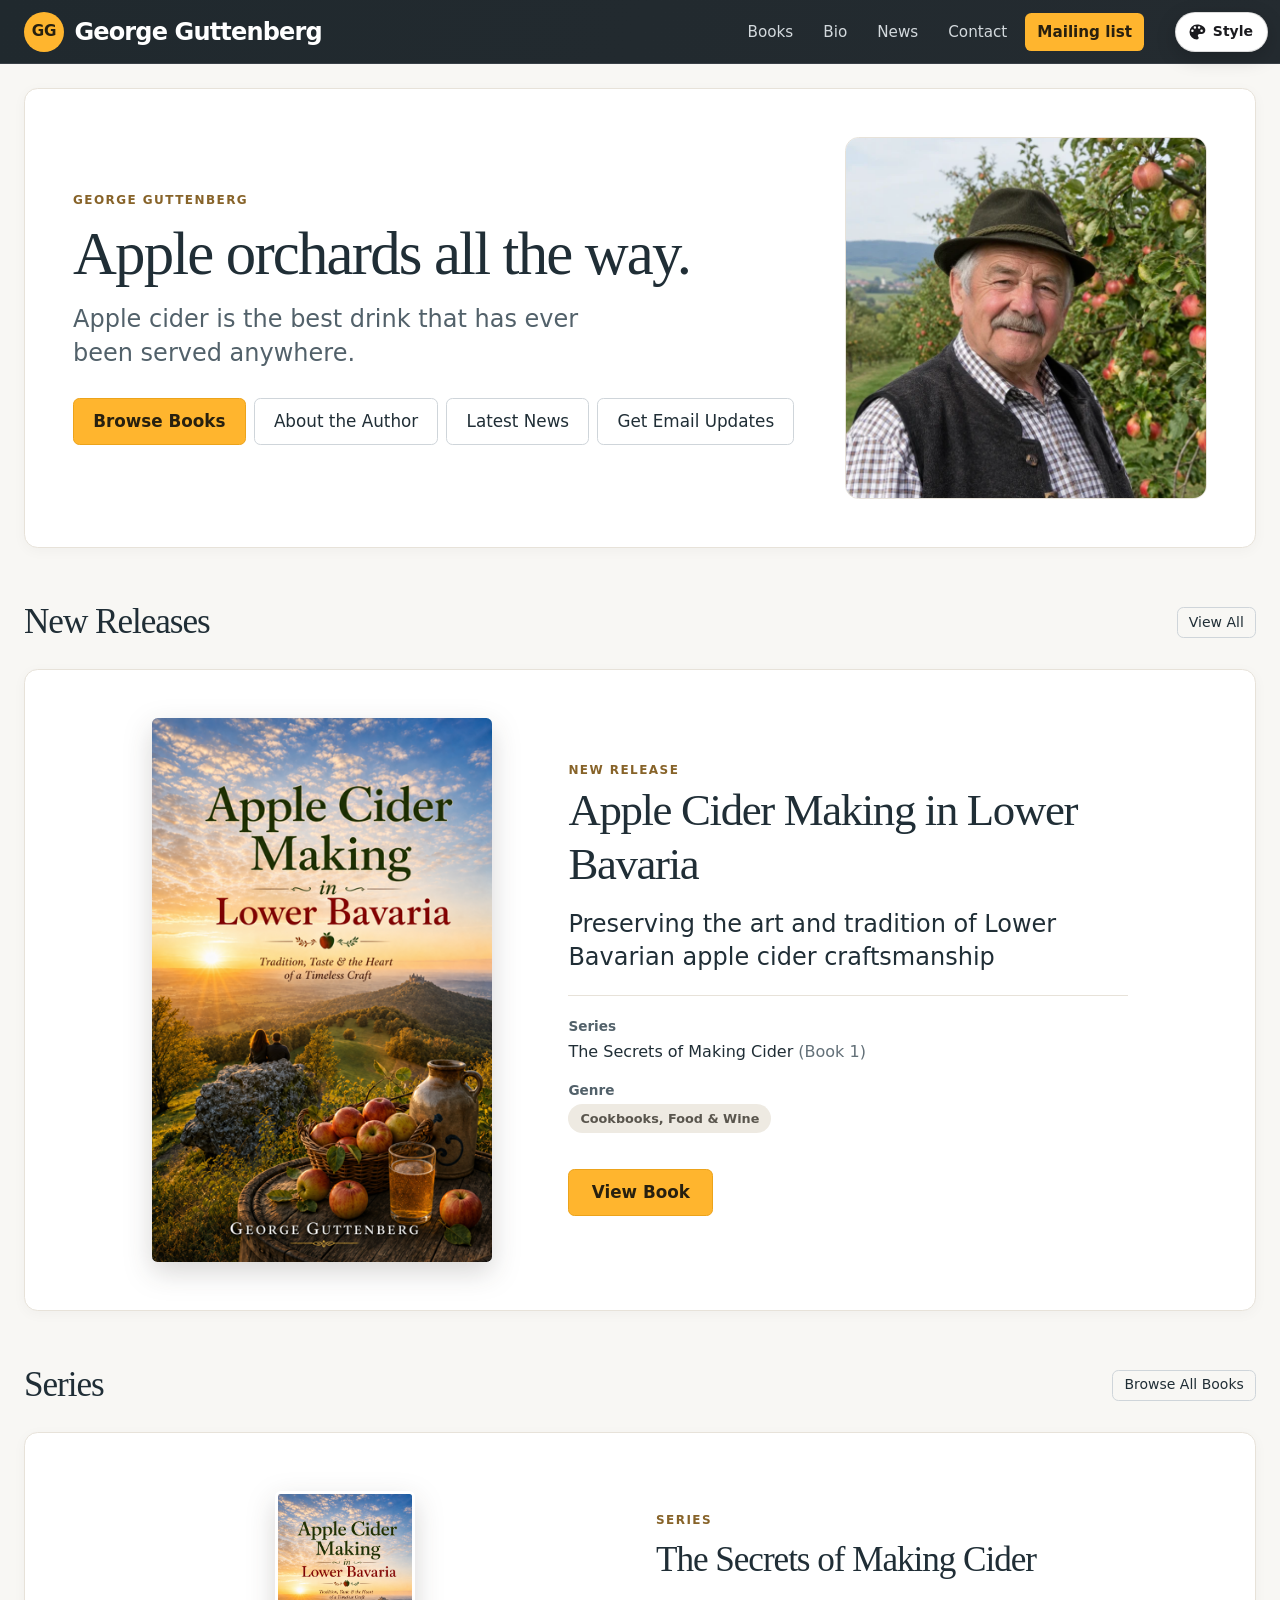
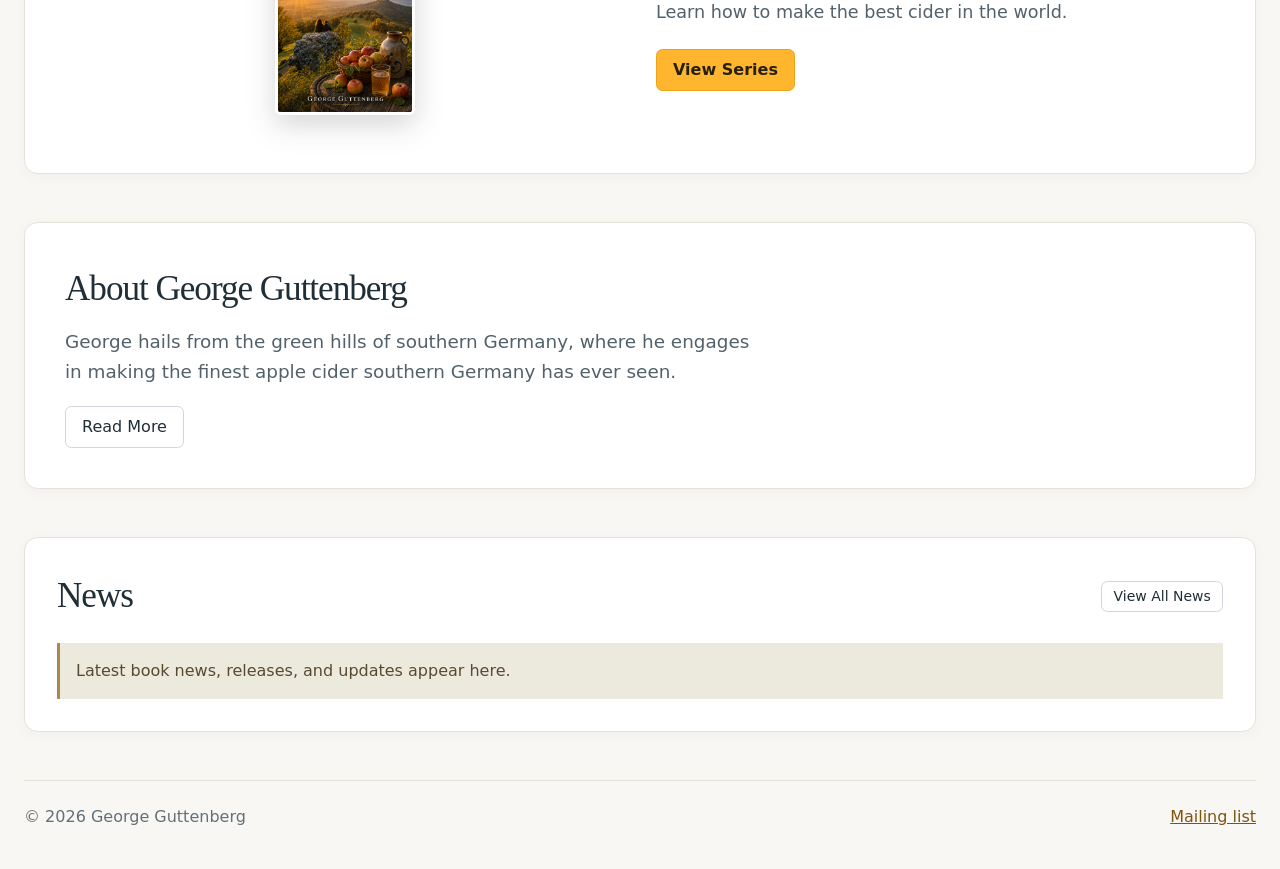
<file: author-templates/index.html>
<!doctype html>
<html lang="en" data-theme="badger">
<head>
  <meta charset="utf-8">
  <meta name="viewport" content="width=device-width, initial-scale=1">
  <title>George Guttenberg – Author</title>
  <link rel="preconnect" href="https://fonts.googleapis.com">
  <link rel="preconnect" href="https://fonts.gstatic.com" crossorigin>
  <!-- The active theme. js/switcher.js swaps this href between css/themes/*.css -->
  <link rel="stylesheet" href="css/themes/badger.css" id="theme-css">
  <!-- Loaded after the theme: switcher UI plus a few layout guards -->
  <link rel="stylesheet" href="css/base.css">
  <script src="js/switcher.js" defer></script>
</head>
<body>
<div class="site">

  <header class="site-header">
    <a class="brand" href="#top">
      <span class="brand-name">George Guttenberg</span>
      <span class="brand-role">Author</span>
    </a>
    <nav class="site-nav" aria-label="Main">
      <ul>
        <li><a href="#books">Books</a></li>
        <li><a href="#about">Bio</a></li>
        <li><a href="#news">News</a></li>
        <li><a href="#contact">Contact</a></li>
        <li><a href="#signup">Mailing list</a></li>
      </ul>
    </nav>
  </header>

  <main>
    <section class="hero" id="top">
      <div class="hero-text">
        <p class="hero-kicker">George Guttenberg</p>
        <h1 class="hero-title">Apple orchards all the way.</h1>
        <p class="hero-sub">Apple cider is the best drink that has ever been served anywhere.</p>
        <div class="hero-actions">
          <a class="btn btn-primary" href="#books">Browse Books</a>
          <a class="btn" href="#about">About the Author</a>
          <a class="btn" href="#news">Latest News</a>
          <a class="btn" href="#signup">Get Email Updates</a>
        </div>
      </div>
      <figure class="hero-photo">
        <img src="images/george-guttenberg.webp" width="800" height="726"
             alt="George Guttenberg in a hat and waistcoat, standing in an apple orchard">
        <figcaption class="hero-caption">George Guttenberg in the orchard</figcaption>
      </figure>
    </section>

    <!-- Only shown by themes that want it (Pop Press) -->
    <div class="ticker" aria-hidden="true">
      <div class="ticker-track">
        <span>New release</span><span>Apple Cider Making in Lower Bavaria</span>
        <span>The Secrets of Making Cider</span><span>Cookbooks, Food &amp; Wine</span>
        <span>New release</span><span>Apple Cider Making in Lower Bavaria</span>
        <span>The Secrets of Making Cider</span><span>Cookbooks, Food &amp; Wine</span>
      </div>
    </div>

    <section class="releases" id="books">
      <header class="section-head">
        <h2>New Releases</h2>
        <a class="btn btn-small" href="#books">View All</a>
      </header>

      <!-- The single book below is the template. js/switcher.js clones it
           to the chosen count and sets data-count / data-layout here. -->
      <div class="books" data-count="1" data-layout="single">
        <article class="book">
          <a class="book-cover" href="#book">
            <img src="images/apple-cider-making-cover.png" width="400" height="640" loading="lazy"
                 alt="Apple Cider Making in Lower Bavaria cover">
          </a>
          <div class="book-info">
            <h3 class="book-title"><a href="#book">Apple Cider Making in Lower Bavaria</a></h3>
            <p class="book-tagline">Preserving the art and tradition of Lower Bavarian apple cider craftsmanship</p>
            <dl class="book-meta">
              <div><dt>Series</dt><dd>The Secrets of Making Cider <span class="book-series-no">(Book 1)</span></dd></div>
              <div><dt>Genre</dt><dd>Cookbooks, Food &amp; Wine</dd></div>
            </dl>
            <a class="btn btn-primary book-cta" href="#book">View Book</a>
          </div>
        </article>
      </div>
    </section>

    <section class="series" id="series">
      <header class="section-head">
        <h2>Series</h2>
        <a class="btn btn-small" href="#books">Browse All Books</a>
      </header>
      <article class="series-card">
        <a class="series-stack" href="#series" aria-label="The Secrets of Making Cider series" style="--n:1">
          <img src="images/apple-cider-making-cover.png" width="400" height="640" loading="lazy" alt="" style="--i:0">
        </a>
        <div class="series-info">
          <h3 class="series-title"><a href="#series">The Secrets of Making Cider</a></h3>
          <p class="series-desc">Learn how to make the best cider in the world.</p>
          <a class="btn btn-primary" href="#series">View Series</a>
        </div>
      </article>
    </section>

    <section class="about" id="about">
      <h2>About George Guttenberg</h2>
      <p class="about-text">George hails from the green hills of southern Germany, where he engages in making the finest apple cider southern Germany has ever seen.</p>
      <a class="btn" href="#about">Read More</a>
    </section>

    <section class="news" id="news">
      <header class="section-head">
        <h2>News</h2>
        <a class="btn btn-small" href="#news">View All News</a>
      </header>
      <p class="news-text">Latest book news, releases, and updates appear here.</p>
    </section>
  </main>

  <footer class="site-footer" id="contact">
    <p>&copy; 2026 George Guttenberg</p>
    <nav aria-label="Footer"><a href="#signup" id="signup">Mailing list</a></nav>
  </footer>

</div>
</body>
</html>
</file>
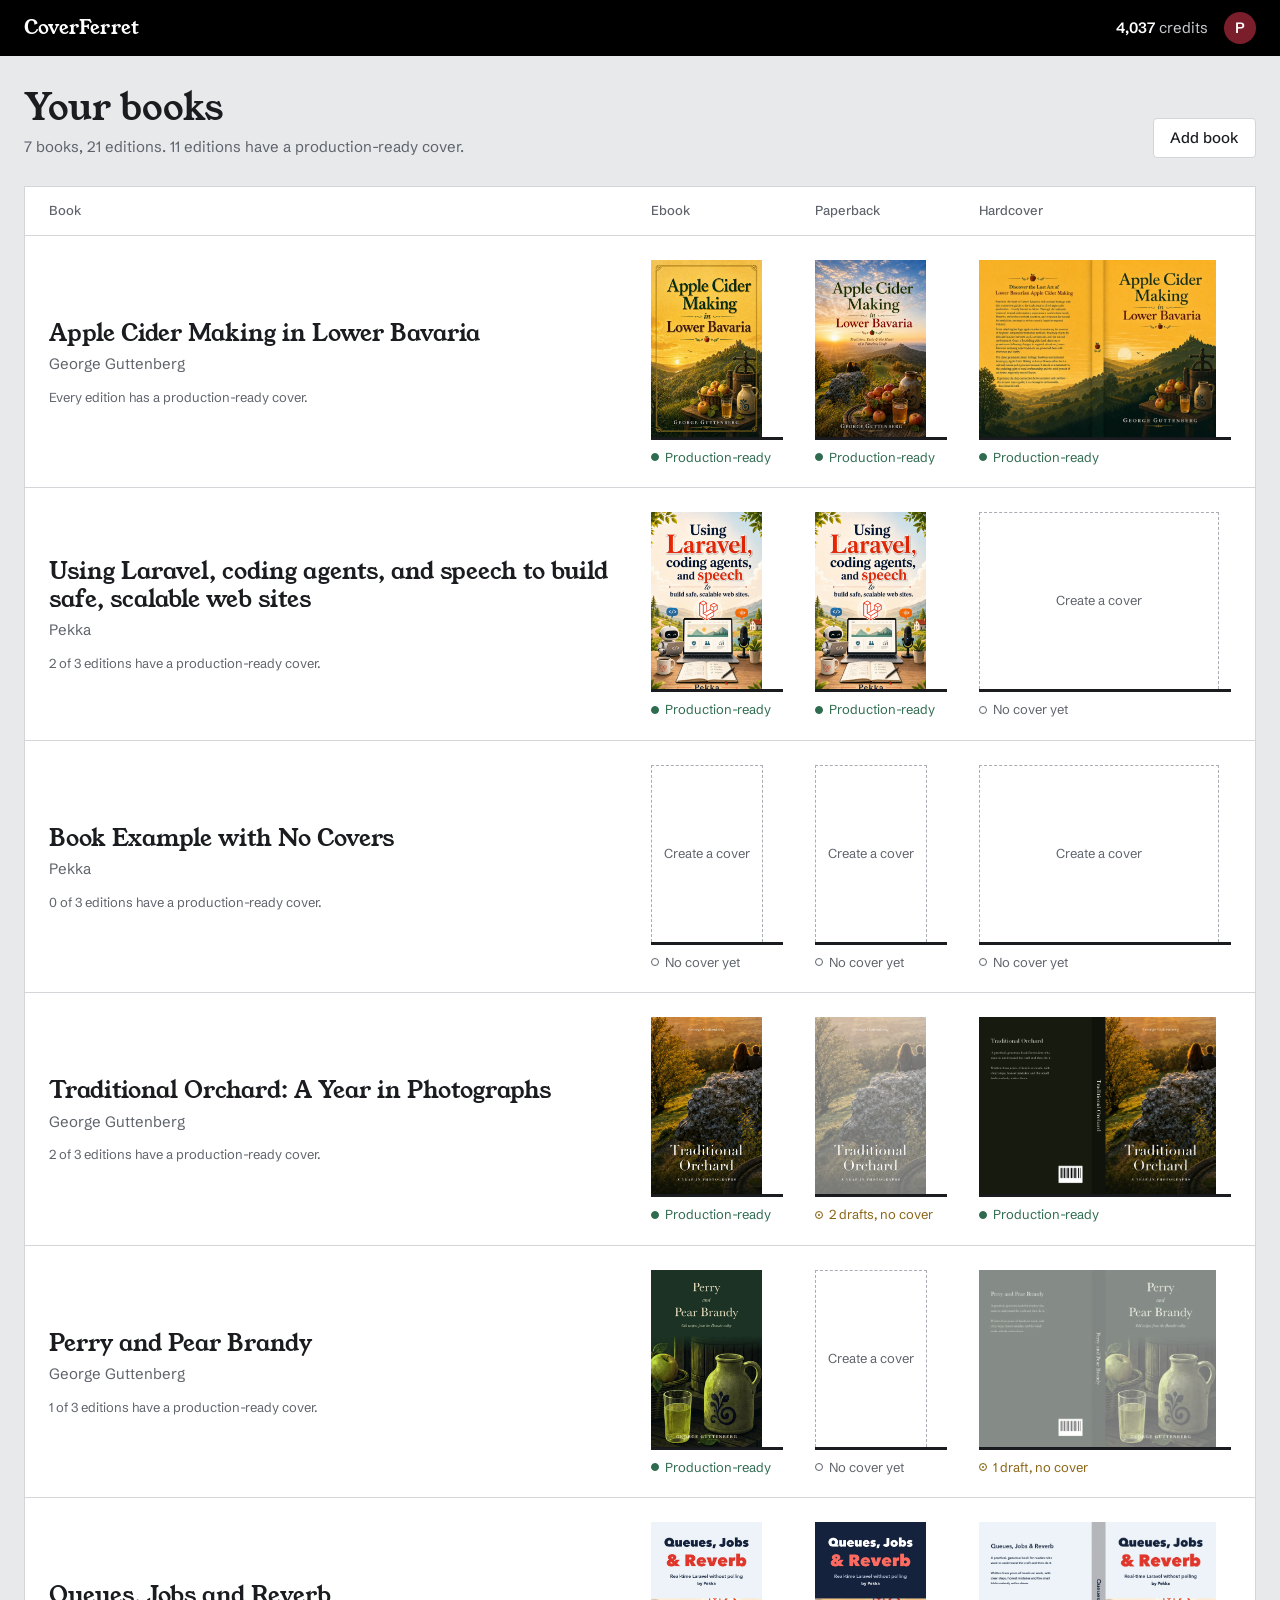
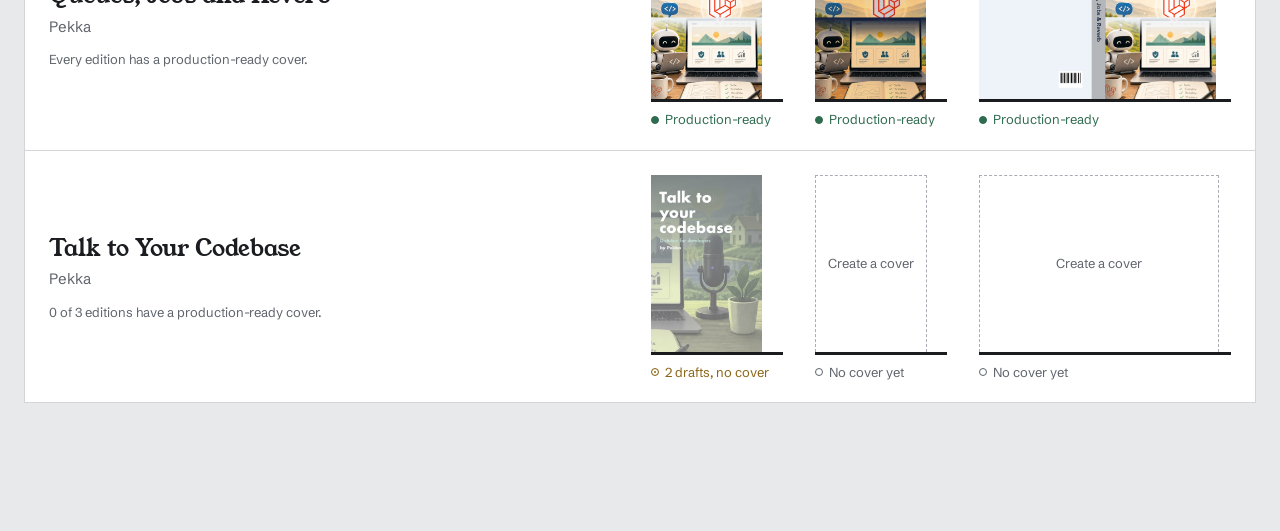
<file: covers/index.html>
<!DOCTYPE html>
<html lang="en">
<head>
    <meta charset="utf-8">
    <meta name="viewport" content="width=device-width, initial-scale=1">
    <title>Covers · CoverFerret</title>
    <link rel="preconnect" href="https://fonts.googleapis.com">
    <link rel="preconnect" href="https://fonts.gstatic.com" crossorigin>
    <link rel="stylesheet" href="https://fonts.googleapis.com/css2?family=Schibsted+Grotesk:wght@400;500;600;700&family=Young+Serif&display=swap">
    <link rel="stylesheet" href="app.css">
</head>
<body>
    <a class="skip-link" href="#app">Skip to content</a>

    <header class="topbar">
        <a class="wordmark" href="#/">CoverFerret</a>
        <div class="topbar-account">
            <span class="credit-balance"><strong id="credit-balance">4,037</strong> credits</span>
            <span class="avatar" aria-label="Signed in as Pekka">P</span>
        </div>
    </header>

    <main id="app" tabindex="-1"></main>

    <dialog class="sheet" id="draft-dialog" aria-labelledby="draft-dialog-title">
        <form method="dialog" class="sheet-form" id="draft-form">
            <div class="sheet-head">
                <img class="sheet-thumb" id="draft-source-thumb" alt="">
                <div>
                    <h2 id="draft-dialog-title">Create new draft from this cover</h2>
                    <p class="sheet-sub" id="draft-dialog-sub"></p>
                </div>
            </div>

            <label class="field-label" for="draft-start">Start from</label>
            <select class="field" id="draft-start"></select>

            <label class="field-label" for="draft-prompt">What should the new draft look like?</label>
            <textarea class="field" id="draft-prompt" rows="4" placeholder="For example: same orchard scene at dusk, warmer light, title in a lighter serif"></textarea>

            <fieldset class="keep" id="draft-keep">
                <legend class="field-label">Keep from the starting cover</legend>
                <label><input type="checkbox" name="keep" value="text" checked> Title and author text</label>
                <label><input type="checkbox" name="keep" value="layout" checked> Layout</label>
                <label><input type="checkbox" name="keep" value="palette"> Colour palette</label>
                <label><input type="checkbox" name="keep" value="art"> Illustration</label>
            </fieldset>

            <fieldset class="segmented">
                <legend class="field-label">How many variations?</legend>
                <label><input type="radio" name="count" value="1"> <span>1</span></label>
                <label><input type="radio" name="count" value="2" checked> <span>2</span></label>
                <label><input type="radio" name="count" value="4"> <span>4</span></label>
            </fieldset>

            <div class="sheet-foot">
                <p class="cost-note" id="draft-cost-note"></p>
                <button class="btn btn-quiet" value="cancel" formnovalidate>Cancel</button>
                <button class="btn btn-primary" value="confirm" id="draft-submit">Create drafts</button>
            </div>
        </form>
    </dialog>

    <dialog class="sheet" id="tweak-dialog" aria-labelledby="tweak-dialog-title">
        <form method="dialog" class="sheet-form" id="tweak-form">
            <div class="sheet-head">
                <img class="sheet-thumb" id="tweak-source-thumb" alt="">
                <div>
                    <h2 id="tweak-dialog-title">Make minor tweaks</h2>
                    <p class="sheet-sub">Keeps the cover as it is and changes only what you list. You get a new draft; the original stays untouched.</p>
                </div>
            </div>
            <label class="field-label" for="tweak-prompt">What should change?</label>
            <textarea class="field" id="tweak-prompt" rows="4" required></textarea>
            <div class="chips" id="tweak-chips" aria-label="Common tweaks"></div>
            <div class="sheet-foot">
                <p class="cost-note" id="tweak-cost-note"></p>
                <button class="btn btn-quiet" value="cancel" formnovalidate>Cancel</button>
                <button class="btn btn-primary" value="confirm">Make tweaked draft</button>
            </div>
        </form>
    </dialog>

    <dialog class="sheet sheet-wide" id="compare-dialog" aria-labelledby="compare-title">
        <form method="dialog" class="sheet-form">
            <h2 id="compare-title">Compare with other covers</h2>
            <div class="compare">
                <figure>
                    <img id="compare-left" alt="">
                    <figcaption id="compare-left-label"></figcaption>
                </figure>
                <figure id="compare-right-figure">
                    <img id="compare-right" alt="">
                    <figcaption id="compare-right-label"></figcaption>
                </figure>
            </div>
            <p class="field-label">Compare with</p>
            <div class="compare-strip" id="compare-strip"></div>
            <div class="sheet-foot">
                <span class="cost-note">Comparing is free.</span>
                <button class="btn btn-primary" value="close">Done</button>
            </div>
        </form>
    </dialog>

    <dialog class="sheet sheet-small" id="confirm-dialog" aria-labelledby="confirm-title">
        <form method="dialog" class="sheet-form">
            <h2 id="confirm-title"></h2>
            <p class="sheet-sub" id="confirm-body"></p>
            <div class="sheet-foot">
                <button class="btn btn-quiet" value="cancel">Cancel</button>
                <button class="btn btn-primary" value="confirm" id="confirm-submit"></button>
            </div>
        </form>
    </dialog>

    <div class="toasts" id="toasts" aria-live="polite"></div>

    <script src="app.js"></script>
</body>
</html>
</file>
<file: author-templates/css/themes/badger.css>
/* ==========================================================
   BADGER — the default publisher style.
   Built from the Soda Badger publisher stylesheet: dark slate
   top bar, warm off-white page, amber buttons, bordered cards,
   Georgia headings over the system UI font, uppercase amber
   eyebrows and pill badges.
   ========================================================== */

:root {
  --bg: #f8f7f4;
  --ink: #202e36;
  --ink-soft: #52616a;
  --muted: #637078;
  --primary: #a56808;
  --amber: #ffb52e;
  --amber-border: #eca31b;
  --amber-hover: #f3a91e;
  --amber-ink: #28200f;
  --eyebrow: #876329;
  --link: #80540d;
  --border: #e7e2d9;
  --card: #ffffff;
  --soft: #f4f1eb;
  --pill: #eeeae2;
  --pill-ink: #59554d;
  --field: #cfd5da;
  --card-shadow: 0 3px 14px rgba(40, 34, 23, .035);
  --cover-shadow: drop-shadow(0 10px 14px rgba(33, 30, 23, .18));
  --serif: Georgia, "Times New Roman", serif;
  --sans: system-ui, -apple-system, "Segoe UI", Roboto, "Helvetica Neue", Arial, sans-serif;
  /* the black top bar, with its bottom border drawn as a 1px layer */
  --header-bg:
    linear-gradient(#394047, #394047) bottom / 100% 1px no-repeat,
    linear-gradient(115deg, #20292e, #242b30);
  --header-shadow: 0 6px 18px -10px rgba(25, 31, 34, .45);
}
:root[data-tone="dark"] {
  --ink: #eef1f3;
  --ink-soft: #b7c1c7;
  --muted: #a3adb3;
  --eyebrow: #e0b066;
  --link: #ffc35a;
  --border: rgba(255, 255, 255, .14);
  --card: rgba(255, 255, 255, .05);
  --soft: rgba(255, 255, 255, .07);
  --pill: rgba(255, 255, 255, .1);
  --pill-ink: #dcd6cb;
  --field: rgba(255, 255, 255, .3);
  --card-shadow: none;
  --cover-shadow: drop-shadow(0 10px 18px rgba(0, 0, 0, .5));
}

body {
  background: var(--bg);
  color: var(--ink);
  font: 400 1rem/1.5 var(--sans);
}
a { color: var(--link); }
h1, h2, h3 { margin: 0; color: var(--ink); }
p { margin: 0; }

.site { max-width: 1320px; margin: 0 auto; padding: 0 clamp(16px, 3vw, 24px); }

/* shared card look */
.hero, .book, .series-card, .about, .news {
  border: 1px solid var(--border);
  border-radius: .85rem;
  background: var(--card);
  box-shadow: var(--card-shadow);
}

/* ---------- black top bar ---------- */
.site-header {
  display: flex;
  flex-wrap: wrap;
  align-items: center;
  justify-content: space-between;
  gap: 8px 28px;
  min-height: 64px;
  padding-block: .65rem;
  color: #f1f3f4;
}
.brand {
  display: inline-flex;
  align-items: center;
  gap: .65rem;
  color: #fff;
  text-decoration: none;
}
.brand::before {
  content: "GG";
  display: grid;
  place-items: center;
  width: 40px;
  height: 40px;
  border-radius: 50%;
  background: var(--amber);
  color: var(--amber-ink);
  font: 700 .95rem/1 var(--sans);
  letter-spacing: -.02em;
}
.brand-name { font: 700 1.5rem/1 var(--sans); letter-spacing: -.035em; }
.brand-role { display: none; }
.site-nav ul { display: flex; flex-wrap: wrap; gap: 4px 6px; margin: 0; padding: 0; list-style: none; }
.site-nav a {
  display: block;
  padding: .45rem .75rem;
  border-radius: .4rem;
  color: #d3d9dd;
  font-size: .95rem;
  text-decoration: none;
}
.site-nav a:hover { color: #fff; background: rgba(255, 255, 255, .08); }
.site-nav li:last-child a { background: var(--amber); color: var(--amber-ink); font-weight: 600; }
.site-nav li:last-child a:hover { background: var(--amber-hover); }

/* ---------- buttons (Bootstrap-like) ---------- */
.btn {
  display: inline-flex;
  align-items: center;
  justify-content: center;
  padding: .55rem 1rem;
  border: 1px solid var(--field);
  border-radius: .4rem;
  background: transparent;
  color: var(--ink);
  font: 500 1rem/1.4 var(--sans);
  text-decoration: none;
  transition: background .15s, border-color .15s, color .15s;
}
.btn:hover { background: var(--soft); border-color: #b9c1c7; }
.btn:focus-visible { outline: 0; box-shadow: 0 0 0 .2rem rgba(165, 104, 8, .25); }
.btn-primary {
  border-color: var(--amber-border);
  background: var(--amber);
  color: var(--amber-ink);
  font-weight: 600;
}
.btn-primary:hover { background: var(--amber-hover); border-color: #d78d0b; color: var(--amber-ink); }
.btn-primary:active { background: #e9a020; border-color: #c9830a; }
.btn-small { padding: .3rem .7rem; font-size: .875rem; }

/* ---------- hero: a panel like the publisher app ---------- */
.hero {
  display: grid;
  grid-template-columns: minmax(0, 2fr) minmax(0, 1fr);
  align-items: center;
  gap: clamp(24px, 4vw, 48px);
  margin-top: 24px;
  padding: clamp(24px, 4vw, 48px);
}
.hero-kicker {
  margin-bottom: .75rem;
  font-size: .75rem;
  font-weight: 700;
  letter-spacing: .12em;
  text-transform: uppercase;
  color: var(--eyebrow);
}
.hero-title {
  font-family: var(--serif);
  font-size: clamp(2.4rem, 5vw, 3.8rem);
  font-weight: 400;
  line-height: 1.08;
  letter-spacing: -.03em;
}
.hero-sub {
  margin-top: 1rem;
  max-width: 36ch;
  font-size: clamp(1.15rem, 2vw, 1.5rem);
  font-weight: 350;
  line-height: 1.4;
  color: var(--ink-soft);
}
.hero-actions { display: flex; flex-wrap: wrap; gap: .5rem; margin-top: 1.75rem; }
.hero-actions .btn { padding: .65rem 1.2rem; font-size: 1.05rem; }
.hero-photo { margin: 0; }
.hero-photo img {
  width: 100%;
  aspect-ratio: 1;
  object-fit: cover;
  border-radius: .85rem;
  border: 1px solid var(--border);
}
.hero-caption { display: none; }

/* ---------- section heads ---------- */
section + section, .ticker + section { margin-top: 3rem; }
.section-head {
  display: flex;
  align-items: center;
  justify-content: space-between;
  gap: 1rem;
  margin-bottom: 1.25rem;
}
.section-head h2 {
  font-family: var(--serif);
  font-size: clamp(1.6rem, 3vw, 2.2rem);
  font-weight: 400;
  letter-spacing: -.03em;
}

/* ---------- books ---------- */
.book { padding: 1.25rem; overflow-wrap: anywhere; }
.book-cover { display: block; }
.book-cover img {
  width: 100%;
  aspect-ratio: 5 / 8;
  object-fit: cover;
  border-radius: .35rem;
  filter: var(--cover-shadow);
}
.book-title { font-family: var(--serif); font-size: 1.35rem; font-weight: 600; line-height: 1.2; letter-spacing: -.025em; }
.book-title::before {
  content: "New release";
  display: block;
  margin-bottom: .5rem;
  font: 700 .75rem/1 var(--sans);
  letter-spacing: .12em;
  text-transform: uppercase;
  color: var(--eyebrow);
}
.book-title a { color: inherit; text-decoration: none; }
.book-title a:hover { text-decoration: underline; }
.book-tagline { margin-top: .5rem; color: var(--ink-soft); }
.book-meta { margin: 1.25rem 0; }
.book-meta dt { margin-bottom: .25rem; font-size: .85rem; font-weight: 600; color: var(--ink-soft); }
.book-meta dd { margin: 0 0 1rem; }
.book-meta div:last-child dd {
  display: inline-block;
  padding: .3rem .75rem;
  border-radius: 2rem;
  background: var(--pill);
  color: var(--pill-ink);
  font-size: .8rem;
  font-weight: 650;
}
.book-series-no { color: var(--muted); }

/* one book: the download-landing layout, cover left, copy right */
.books[data-layout="single"] .book {
  display: grid;
  grid-template-columns: minmax(0, 340px) minmax(0, 560px);
  justify-content: center;
  align-items: center;
  gap: clamp(2rem, 6vw, 5rem);
  padding: clamp(1.5rem, 4vw, 3rem);
}
.books[data-layout="single"] .book-title { font-size: clamp(2rem, 3.6vw, 2.8rem); font-weight: 400; letter-spacing: -.03em; }
.books[data-layout="single"] .book-tagline {
  margin-top: 1rem;
  font-size: clamp(1.15rem, 2vw, 1.5rem);
  font-weight: 350;
  line-height: 1.4;
  color: var(--ink);
}
.books[data-layout="single"] .book-meta {
  padding-top: 1.25rem;
  border-top: 1px solid var(--border);
}
.books[data-layout="single"] .book-cta { padding: .65rem 1.4rem; font-size: 1.05rem; }

/* two books: the "at a glance" cards, cover beside details */
.books[data-layout="pair"] { display: grid; grid-template-columns: repeat(2, minmax(0, 1fr)); gap: 1.25rem; }
.books[data-layout="pair"] .book {
  display: grid;
  grid-template-columns: minmax(0, .8fr) minmax(0, 1fr);
  gap: 1.5rem;
  align-items: start;
  padding: 1.5rem;
}

/* three or more: the publisher book grid, small cover floated left */
.books[data-layout="grid"] {
  --gap: 1.25rem;
  --c: min(var(--cols), 3);
  display: flex;
  flex-wrap: wrap;
  justify-content: center;
  gap: var(--gap);
}
/* at most three cards per row; four books sit 2 × 2 instead of 3 + 1 */
.books[data-layout="grid"][data-count="4"] { --c: 2; }
.books[data-layout="grid"] > .book {
  flex: 0 0 calc((100% - (var(--c) - 1) * var(--gap)) / var(--c));
  min-width: 0;
  display: flow-root;
}
.books[data-layout="grid"] .book-cover { float: left; width: 110px; margin: 0 1rem .75rem 0; }
.books[data-layout="grid"] .book-title { font-size: 1.15rem; }
.books[data-layout="grid"] .book-tagline { font-size: .9rem; }
.books[data-layout="grid"] .book-meta { margin: .75rem 0; }
.books[data-layout="grid"] .book-meta div:first-child { display: none; }
.books[data-layout="grid"] .book-meta dt { display: none; }
.books[data-layout="grid"] .book-meta dd { margin: 0; }
.books[data-layout="grid"] .book-cta { padding: .3rem .8rem; font-size: .9rem; }

/* ---------- series ---------- */
.series-card {
  display: grid;
  grid-template-columns: minmax(0, 1fr) minmax(0, 1fr);
  align-items: center;
  gap: 2rem;
  padding: clamp(1.5rem, 4vw, 2.5rem);
}
.series-stack { position: relative; display: block; height: 260px; }
.series-stack img {
  position: absolute;
  top: 50%;
  left: 50%;
  width: 140px;
  aspect-ratio: 5 / 8;
  object-fit: cover;
  border-radius: .35rem;
  border: 3px solid var(--card);
  filter: var(--cover-shadow);
  transform:
    translate(-50%, -50%)
    translateX(calc((var(--i) - (var(--n) - 1) / 2) * 36px))
    rotate(calc((var(--i) - (var(--n) - 1) / 2) * 3deg));
}
.series-title { font-family: var(--serif); font-size: clamp(1.6rem, 3vw, 2.2rem); font-weight: 400; letter-spacing: -.03em; }
.series-title::before {
  content: "Series";
  display: block;
  margin-bottom: .5rem;
  font: 700 .75rem/1 var(--sans);
  letter-spacing: .12em;
  text-transform: uppercase;
  color: var(--eyebrow);
}
.series-title a { color: inherit; text-decoration: none; }
.series-desc { margin: .75rem 0 1.5rem; font-size: 1.1rem; color: var(--ink-soft); }

/* ---------- about & news ---------- */
.about { padding: clamp(1.5rem, 4vw, 2.5rem); }
.about h2 { font-family: var(--serif); font-size: clamp(1.6rem, 3vw, 2.2rem); font-weight: 400; letter-spacing: -.03em; }
.about-text { margin: .75rem 0 1.25rem; max-width: 60ch; font-size: 1.15rem; line-height: 1.6; color: var(--ink-soft); }

.news { padding: clamp(1.25rem, 3vw, 2rem); }
.news-text {
  padding: 1rem;
  border-left: 3px solid #aa884e;
  background: #ece9dd;
  color: #574a32;
}
:root[data-tone="dark"] .news-text { background: rgba(255, 255, 255, .06); color: var(--ink-soft); }

/* ---------- footer ---------- */
.site-footer {
  display: flex;
  flex-wrap: wrap;
  justify-content: space-between;
  gap: 12px;
  margin-top: 3rem;
  padding-block: 1.5rem 2.5rem;
  border-top: 1px solid var(--border);
  color: var(--muted);
}
.site-footer p { margin: 0; }
.site-footer a { color: var(--link); }

/* ---------- small screens ---------- */
@media (max-width: 991px) {
  .books[data-layout="grid"] { --c: min(var(--cols), 2); }
}
@media (max-width: 767px) {
  .hero { grid-template-columns: 1fr; }
  .hero-photo { max-width: 320px; order: -1; }
  .books[data-layout="single"] .book { grid-template-columns: 1fr; }
  .books[data-layout="single"] .book-cover { width: min(260px, 75%); margin: 0 auto; }
  .books[data-layout="pair"] { grid-template-columns: 1fr; }
  .series-card { grid-template-columns: 1fr; }
}
@media (max-width: 575px) {
  .brand-name { font-size: 1.3rem; }
  .brand::before { width: 34px; height: 34px; font-size: .85rem; }
  .site-nav a { padding: .35rem .6rem; font-size: .9rem; }
  .books[data-layout="grid"] { --c: 1; }
  .books[data-layout="grid"] .book-cover { width: 95px; }
  .books[data-layout="pair"] .book { grid-template-columns: 110px minmax(0, 1fr); gap: 1rem; padding: 1rem; }
  .books[data-layout="pair"] .book-tagline { display: none; }
  .series-stack { height: 220px; }
  .series-stack img { width: 110px; }
}
</file>
<file: author-templates/css/base.css>
/*
 * Shared rules, loaded after the active theme.
 * Keep this small: themes own the look; this file owns the switcher
 * and a few guards every theme relies on.
 */

*, *::before, *::after { box-sizing: border-box; }
html { -webkit-text-size-adjust: 100%; scroll-behavior: smooth; }
body { margin: 0; overflow-x: hidden; }
img { max-width: 100%; height: auto; display: block; }

/* Hidden unless a theme opts in with a more specific selector */
.ticker { display: none; }

/* ---------- Sticky menu (every theme) ----------
   switcher.js keeps --header-h (header height) and --nav-offset (distance
   from the header top to .site-nav) up to date, and sets data-scrolled on
   <html> once the page has scrolled. Themes can tune:
     --header-top          sticky offset (negative to hide a tall masthead)
     --header-bg           full-width backdrop behind the header
     --header-bg-scrolled  backdrop once scrolled
     --header-blur         backdrop-filter once scrolled
     --header-shadow       shadow once scrolled */
html { scroll-padding-top: calc(var(--header-h, 0px) + 16px); }
html body .site-header {
  position: sticky;
  top: var(--header-top, 0px);
  z-index: 900;
  isolation: isolate;
}
html body .site-header::before {
  content: "";
  position: absolute;
  z-index: -1;
  top: 0;
  bottom: 0;
  left: calc(50% - 50vw);
  right: calc(50% - 50vw);
  background: var(--header-bg, var(--bg));
  transition: background .25s, box-shadow .25s;
  pointer-events: none;
}
html[data-scrolled] body .site-header::before {
  background: var(--header-bg-scrolled, var(--header-bg, var(--bg)));
  box-shadow: var(--header-shadow, none);
  -webkit-backdrop-filter: var(--header-blur, none);
  backdrop-filter: var(--header-blur, none);
}
/* Phones: keep the menu on one line that scrolls sideways */
@media (max-width: 640px) {
  html body .site-nav { max-width: 100%; }
  html body .site-nav ul {
    flex-wrap: nowrap;
    overflow-x: auto;
    scrollbar-width: none;
    -webkit-overflow-scrolling: touch;
  }
  html body .site-nav ul::-webkit-scrollbar { display: none; }
  html body .site-nav li { flex: none; }
}

/* Leave room for the switcher button in the top-right corner.
   A theme with a centred header sets --hdr-safe: 0px and adds top space instead. */
html body .site-header { padding-right: var(--hdr-safe, 112px); }
@media (max-width: 520px) {
  html body .site-header { padding-right: var(--hdr-safe, 60px); }
}
@media (min-width: 1400px) {
  html body .site-header { padding-right: 0; }
}

/* ---------- Switcher ---------- */

.tpl-switcher {
  position: fixed;
  top: 12px;
  right: 12px;
  z-index: 1000;
  font: 14px/1.4 system-ui, -apple-system, "Segoe UI", Roboto, sans-serif;
  color: #1b1b1f;
  letter-spacing: normal;
  text-transform: none;
}
.tpl-switcher * { font: inherit; letter-spacing: normal; text-transform: none; }
.tpl-switcher button { cursor: pointer; }

.tpl-toggle {
  display: flex;
  align-items: center;
  gap: 6px;
  margin-left: auto;
  padding: 9px 14px 9px 11px;
  border: 1px solid rgba(0, 0, 0, .14);
  border-radius: 999px;
  background: #fff;
  color: #1b1b1f;
  box-shadow: 0 6px 20px rgba(0, 0, 0, .18);
  font-weight: 600;
}
.tpl-toggle:hover { background: #f4f4f6; }
.tpl-toggle:focus-visible,
.tpl-panel button:focus-visible,
.tpl-panel input:focus-visible { outline: 3px solid #4c6ef5; outline-offset: 2px; }

.tpl-panel {
  position: absolute;
  top: calc(100% + 8px);
  right: 0;
  width: min(400px, calc(100vw - 24px));
  max-height: calc(100vh - 80px);
  overflow-y: auto;
  padding: 16px;
  border-radius: 14px;
  background: #fff;
  border: 1px solid rgba(0, 0, 0, .1);
  box-shadow: 0 18px 50px rgba(0, 0, 0, .25);
}
.tpl-panel[hidden] { display: none; }

.tpl-group { border: 0; margin: 0 0 16px; padding: 0; min-width: 0; }
.tpl-group:last-child { margin-bottom: 0; }
.tpl-group legend {
  padding: 0;
  margin-bottom: 8px;
  font-size: 11px;
  font-weight: 700;
  letter-spacing: .08em;
  text-transform: uppercase;
  color: #6b6b75;
}

.tpl-themes { display: grid; grid-template-columns: repeat(2, minmax(0, 1fr)); gap: 6px; }
@media (max-width: 400px) { .tpl-themes { grid-template-columns: 1fr; } }
.tpl-theme {
  display: flex;
  align-items: center;
  gap: 9px;
  width: 100%;
  min-width: 0;
  padding: 7px 8px;
  border: 1px solid #e3e3e8;
  border-radius: 10px;
  background: #fff;
  color: #1b1b1f;
  text-align: left;
}
.tpl-theme:hover { border-color: #b9b9c4; }
.tpl-theme[aria-pressed="true"] { border-color: #1b1b1f; box-shadow: inset 0 0 0 1px #1b1b1f; background: #f7f7f9; }
.tpl-sw { display: flex; flex: none; }
.tpl-sw i {
  width: 11px; height: 30px;
  border: 1px solid rgba(0, 0, 0, .12);
}
.tpl-sw i:first-child { border-radius: 6px 0 0 6px; }
.tpl-sw i:last-child { border-radius: 0 6px 6px 0; }
.tpl-theme-text { display: flex; flex-direction: column; min-width: 0; line-height: 1.25; }
.tpl-theme-text b { font-weight: 650; }
.tpl-theme-text small { font-size: 11px; color: #6b6b75; }

.tpl-count { display: flex; align-items: center; gap: 8px; }
.tpl-step {
  flex: none;
  width: 32px; height: 32px;
  border: 1px solid #d6d6de;
  border-radius: 8px;
  background: #fff;
  color: #1b1b1f;
  font-size: 18px;
  line-height: 1;
}
.tpl-step:hover { background: #f4f4f6; }
.tpl-range { flex: 1; min-width: 0; accent-color: #1b1b1f; }
.tpl-count-out { flex: none; width: 62px; text-align: right; font-weight: 650; font-variant-numeric: tabular-nums; }

.tpl-bg { display: flex; flex-wrap: wrap; align-items: center; gap: 6px; }
.tpl-reset {
  height: 30px;
  padding: 0 10px;
  border: 1px solid #d6d6de;
  border-radius: 8px;
  background: #fff;
  color: #1b1b1f;
  font-size: 13px;
}
.tpl-swatch {
  width: 30px; height: 30px;
  padding: 0;
  border: 1px solid rgba(0, 0, 0, .18);
  border-radius: 50%;
}
.tpl-reset[aria-pressed="true"],
.tpl-swatch[aria-pressed="true"] { box-shadow: 0 0 0 2px #fff, 0 0 0 4px #1b1b1f; }
.tpl-custom {
  display: inline-flex;
  align-items: center;
  gap: 6px;
  height: 30px;
  padding: 0 8px 0 4px;
  border: 1px solid #d6d6de;
  border-radius: 8px;
  cursor: pointer;
  font-size: 13px;
}
.tpl-color { width: 24px; height: 22px; padding: 0; border: 0; background: none; cursor: pointer; }

@media (max-width: 520px) {
  .tpl-toggle-label { display: none; }
  .tpl-toggle { padding: 10px; }
}
</file>
<file: covers/app.css>
:root {
    --black: #000000;
    --board: #E8E9EB;
    --paper: #FFFFFF;
    --ink: #1A1C20;
    --muted: #5E636B;
    --rule: #D3D5D9;
    --chianti: #7B1E2B;
    --chianti-deep: #5C1520;
    --chianti-light: #C2485A;
    --ready: #2F6B4F;
    --gold: #8A6414;
    --stage: #26282D;

    --serif: "Young Serif", Georgia, serif;
    --sans: "Schibsted Grotesk", "Helvetica Neue", Arial, sans-serif;

    --t-xs: 0.8125rem;
    --t-sm: 0.9375rem;
    --t-md: 1.1875rem;
    --t-lg: 1.4375rem;
    --t-xl: 1.8125rem;
    --t-xxl: 2.25rem;

    --radius: 4px;
    --front-ratio: 0.625;
    --wrap-ratio: 1.3375;
}

*, *::before, *::after { box-sizing: border-box; }

html { -webkit-text-size-adjust: 100%; }

body {
    margin: 0;
    background: var(--board);
    color: var(--ink);
    font: 400 var(--t-sm)/1.5 var(--sans);
    min-height: 100vh;
}

img { display: block; max-width: 100%; }

button, input, select, textarea { font: inherit; color: inherit; }

:focus-visible {
    outline: 3px solid var(--chianti-light);
    outline-offset: 2px;
}

.skip-link {
    position: absolute;
    left: 1rem;
    top: -3rem;
    background: var(--paper);
    padding: 0.5rem 0.75rem;
    z-index: 20;
}
.skip-link:focus { top: 0.5rem; }

/* Top bar */

.topbar {
    position: sticky;
    top: 0;
    z-index: 10;
    display: flex;
    align-items: center;
    gap: 2.5rem;
    height: 56px;
    padding: 0 1.5rem;
    background: var(--black);
    color: #FFFFFF;
}

.wordmark {
    font-family: var(--serif);
    font-size: var(--t-md);
    color: #FFFFFF;
    text-decoration: none;
    letter-spacing: 0.01em;
    white-space: nowrap;
}

.topbar-account {
    margin-left: auto;
    display: flex;
    align-items: center;
    gap: 1rem;
    font-size: var(--t-sm);
    color: #C9CCD1;
    white-space: nowrap;
}
.credit-balance strong { color: #FFFFFF; font-weight: 600; }
.credit-balance.is-spending strong { color: #F1C76A; transition: color 0.2s; }

.avatar {
    display: grid;
    place-items: center;
    width: 32px;
    height: 32px;
    border-radius: 50%;
    background: var(--chianti);
    color: #FFFFFF;
    font-weight: 600;
}

/* Shared */

.page {
    max-width: 1280px;
    margin: 0 auto;
    padding: 2rem 1.5rem 8rem;
}

.btn {
    display: inline-flex;
    align-items: center;
    justify-content: center;
    gap: 0.5rem;
    min-height: 40px;
    padding: 0 1rem;
    border: 1px solid var(--rule);
    border-radius: var(--radius);
    background: var(--paper);
    color: var(--ink);
    font-weight: 500;
    text-decoration: none;
    cursor: pointer;
    white-space: nowrap;
}
.btn:hover { border-color: #A9ADB3; }
.btn-primary { background: var(--chianti); border-color: var(--chianti); color: #FFFFFF; }
.btn-primary:hover { background: var(--chianti-deep); border-color: var(--chianti-deep); }
.btn-quiet { border-color: transparent; background: transparent; }
.btn-quiet:hover { border-color: var(--rule); }
.btn-small { min-height: 32px; padding: 0 0.625rem; font-size: var(--t-xs); }
.btn[disabled] { opacity: 0.5; cursor: not-allowed; }

.price { color: var(--gold); font-weight: 600; white-space: nowrap; flex: none; }
.btn-primary .price { color: #F6D9A0; }

.status {
    display: inline-flex;
    align-items: center;
    gap: 0.375rem;
    font-size: var(--t-xs);
    color: var(--muted);
}
.status::before {
    content: "";
    width: 8px;
    height: 8px;
    border-radius: 50%;
    border: 1.5px solid currentColor;
}
.status-ready { color: var(--ready); }
.status-ready::before { background: var(--ready); border-color: var(--ready); }
.status-drafts { color: var(--gold); }
.status-drafts::before { background: transparent; border-color: var(--gold); box-shadow: inset 0 0 0 2px var(--paper), inset 0 0 0 4px var(--gold); }
.status-none { color: var(--muted); }
.status-working { color: var(--chianti); }
.status-working::before { background: var(--chianti); border-color: var(--chianti); animation: pulse 1.2s ease-in-out infinite; }

@keyframes pulse { 50% { opacity: 0.3; } }

/* Library */

.library-head {
    display: flex;
    align-items: flex-end;
    justify-content: space-between;
    gap: 1rem;
    margin-bottom: 1.75rem;
}
.library-head h1 {
    margin: 0;
    font-family: var(--serif);
    font-weight: 400;
    font-size: var(--t-xxl);
    line-height: 1.1;
}
.library-head p { margin: 0.5rem 0 0; color: var(--muted); }

.shelf {
    background: var(--paper);
    border: 1px solid var(--rule);
}

.shelf-columns,
.shelf-row {
    display: grid;
    grid-template-columns: minmax(220px, 1fr) 132px 132px 252px;
    column-gap: 2rem;
    padding: 0 1.5rem;
}

.shelf-columns {
    padding-top: 0.875rem;
    padding-bottom: 0.875rem;
    border-bottom: 1px solid var(--rule);
    color: var(--muted);
    font-size: var(--t-xs);
    font-weight: 500;
}

.shelf-row {
    padding-top: 1.5rem;
    padding-bottom: 1.25rem;
    border-bottom: 1px solid var(--rule);
    align-items: end;
}
.shelf-row:last-child { border-bottom: 0; }

.shelf-book { align-self: center; }
.shelf-book a {
    font-family: var(--serif);
    font-size: var(--t-lg);
    line-height: 1.2;
    color: var(--ink);
    text-decoration: none;
}
.shelf-book a:hover { text-decoration: underline; text-decoration-thickness: 1px; text-underline-offset: 3px; }
.shelf-book p { margin: 0.375rem 0 0; color: var(--muted); }
.shelf-book .summary { margin-top: 0.75rem; font-size: var(--t-xs); }

.slot {
    display: flex;
    flex-direction: column;
    gap: 0.5rem;
    color: inherit;
    text-decoration: none;
}
.slot-label { display: none; font-size: var(--t-xs); color: var(--muted); }
.slot-cover {
    height: 180px;
    display: flex;
    align-items: flex-end;
    border-bottom: 3px solid var(--ink);
}
.slot-cover img {
    max-height: 100%;
    width: auto;
    box-shadow: 0 1px 0 rgba(0, 0, 0, 0.15);
    transition: transform 0.15s ease-out;
}
.slot:hover .slot-cover img { transform: translateY(-4px); }
.slot-empty {
    width: 112px;
    height: 100%;
    display: grid;
    place-items: center;
    border: 1.5px dashed #A9ADB3;
    border-bottom: 0;
    color: var(--muted);
    font-size: var(--t-xs);
    text-align: center;
    padding: 0.5rem;
}
.slot-empty.is-wrap { width: 240px; }
.slot-draft-only img { opacity: 0.55; filter: grayscale(0.4); }

/* Detail */

.crumbs {
    display: flex;
    gap: 0.5rem;
    font-size: var(--t-sm);
    color: var(--muted);
}
.crumbs a { color: var(--muted); }

.book-title {
    margin: 0.5rem 0 0.25rem;
    font-family: var(--serif);
    font-weight: 400;
    font-size: var(--t-xl);
    line-height: 1.15;
    max-width: 40ch;
}
.book-author { margin: 0; color: var(--muted); }

.book-head {
    display: flex;
    align-items: flex-end;
    justify-content: space-between;
    gap: 1rem 2rem;
}
.book-links {
    display: flex;
    align-items: center;
    gap: 1.25rem;
    flex: none;
    padding-bottom: 0.125rem;
}
.btn-discreet {
    white-space: nowrap;
    border: 1px solid var(--rule);
    border-radius: var(--radius);
    background: transparent;
    padding: 0.3rem 0.625rem;
    font-size: var(--t-xs);
    color: var(--muted);
    cursor: pointer;
}
.btn-discreet:hover { color: var(--ink); border-color: #A9ADB3; }
.external-link {
    display: inline-flex;
    align-items: center;
    gap: 0.375rem;
    color: var(--chianti);
    font-weight: 500;
    text-decoration: underline;
    text-decoration-thickness: 1px;
    text-underline-offset: 3px;
}
.external-link svg { width: 14px; height: 14px; flex: none; }

.tabs {
    display: flex;
    gap: 0.25rem;
    margin-top: 1.5rem;
    border-bottom: 1px solid #C4C7CC;
}
.tab {
    display: flex;
    align-items: center;
    gap: 0.75rem;
    padding: 0.625rem 1.125rem 0.625rem 0.625rem;
    border: 1px solid transparent;
    border-bottom: 0;
    background: transparent;
    cursor: pointer;
    text-align: left;
    margin-bottom: -1px;
}
.tab[aria-selected="true"] {
    background: var(--paper);
    border-color: #C4C7CC;
    box-shadow: inset 0 3px 0 var(--chianti);
}
.tab-thumb {
    height: 40px;
    width: auto;
}
.tab-thumb-empty {
    width: 25px;
    height: 40px;
    border: 1.5px dashed #A9ADB3;
}
.tab-thumb-empty.is-wrap { width: 54px; }
.tab-name { display: block; font-weight: 600; }
.tab .status, .slot .status { white-space: nowrap; }

.workbench {
    display: grid;
    grid-template-columns: minmax(0, 1fr) 360px;
}
.workbench.is-empty { grid-template-columns: minmax(0, 1fr); }
.workbench.is-empty .stage { min-height: 380px; }
.workbench {
    background: var(--paper);
    border: 1px solid #C4C7CC;
    border-top: 0;
}

.stage {
    position: relative;
    display: flex;
    flex-direction: column;
    align-items: center;
    justify-content: center;
    gap: 1rem;
    min-height: 600px;
    padding: 2.5rem 2rem 1.5rem;
    background: var(--stage);
    color: #D7D9DD;
}
.stage-cover {
    position: relative;
    max-height: 560px;
    max-width: 100%;
}
.stage-cover img {
    max-height: 560px;
    width: auto;
    box-shadow: 0 24px 48px rgba(0, 0, 0, 0.45);
}
.stage.is-wrap .stage-cover img { max-height: 440px; }
.stage-caption { font-size: var(--t-xs); color: #A9ADB3; text-align: center; }

.stage-flag {
    position: absolute;
    top: 1rem;
    left: 1rem;
    display: flex;
    align-items: center;
    gap: 0.75rem;
    padding: 0.375rem 0.375rem 0.375rem 0.75rem;
    background: #3A3D44;
    border-radius: var(--radius);
    font-size: var(--t-xs);
    color: #FFFFFF;
}
.stage-flag button {
    border: 0;
    background: #FFFFFF;
    color: var(--ink);
    border-radius: 3px;
    padding: 0.25rem 0.5rem;
    cursor: pointer;
    font-size: var(--t-xs);
    font-weight: 600;
}

.stage-empty {
    max-width: 34ch;
    text-align: center;
}
.stage-empty h2 {
    margin: 0 0 0.5rem;
    font-family: var(--serif);
    font-weight: 400;
    font-size: var(--t-lg);
    color: #FFFFFF;
}
.stage-empty p { margin: 0 0 1.5rem; color: #B9BCC2; }
.stage-empty .actions { display: grid; gap: 0.5rem; }
.stage-empty .btn:not(.btn-primary) { background: transparent; color: #FFFFFF; border-color: #5A5E66; }

.inspector {
    display: flex;
    flex-direction: column;
    padding: 1.5rem;
    border-left: 1px solid var(--rule);
    min-width: 0;
}
.inspector h2 {
    margin: 0;
    font-size: var(--t-md);
    font-weight: 600;
    line-height: 1.3;
}
.facts {
    display: grid;
    grid-template-columns: auto 1fr;
    gap: 0.25rem 1rem;
    margin: 0.875rem 0 1.5rem;
    font-size: var(--t-xs);
}
.facts dt { color: var(--muted); }
.facts dd { margin: 0; }

.actions-list {
    display: grid;
    grid-template-columns: minmax(0, 1fr);
    gap: 0.5rem;
}
.actions-list .btn { justify-content: space-between; width: 100%; white-space: normal; text-align: left; padding-block: 0.5rem; }
.actions-list .btn-primary { justify-content: center; }
.action-hint { margin: -0.125rem 0 0.25rem; font-size: var(--t-xs); color: var(--muted); }

.danger-zone {
    margin-top: auto;
    padding-top: 1.5rem;
}
.btn-danger-quiet {
    border: 0;
    background: none;
    padding: 0.375rem 0;
    color: #9B2C2C;
    font-weight: 500;
    cursor: pointer;
    text-decoration: underline;
    text-decoration-thickness: 1px;
    text-underline-offset: 3px;
}

/* Analysis */

.analysis {
    margin-top: 1.5rem;
    padding-top: 1.25rem;
    border-top: 1px solid var(--rule);
}
.analysis h3 { margin: 0 0 0.75rem; font-size: var(--t-sm); font-weight: 600; }
.analysis-working {
    display: flex;
    align-items: center;
    gap: 0.75rem;
    color: var(--muted);
    font-size: var(--t-xs);
}
.analysis-working .glass { width: 22px; height: 35px; }

.thumb-test {
    display: flex;
    align-items: flex-end;
    gap: 0.75rem;
    margin-bottom: 1rem;
    padding: 0.75rem;
    background: #F3F4F5;
    font-size: var(--t-xs);
    color: var(--muted);
}
.thumb-test img:nth-child(1) { height: 48px; width: auto; }
.thumb-test img:nth-child(2) { height: 96px; width: auto; }
.thumb-test p { margin: 0; max-width: 18ch; }

.checks { list-style: none; margin: 0 0 1rem; padding: 0; display: grid; gap: 0.5rem; font-size: var(--t-xs); }
.checks li { display: grid; grid-template-columns: 18px 1fr; gap: 0.5rem; }
.checks li::before { font-weight: 700; }
.checks .ok::before { content: "✓"; color: var(--ready); }
.checks .warn::before { content: "!"; color: #B3541E; text-align: center; }

.suggestions { display: grid; gap: 0.375rem; margin-bottom: 0.875rem; font-size: var(--t-xs); }
.suggestions label { display: flex; gap: 0.5rem; align-items: flex-start; }
.suggestions input { margin-top: 0.2rem; accent-color: var(--chianti); }

/* Shelves of files */

.files {
    margin-top: 2.5rem;
}
.files-head {
    display: flex;
    align-items: flex-end;
    justify-content: space-between;
    gap: 1rem;
    margin-bottom: 1rem;
}
.files-head h2 { margin: 0; font-size: var(--t-lg); font-weight: 600; line-height: 1.2; }
.files-head p { margin: 0.25rem 0 0; color: var(--muted); max-width: 60ch; }

.file-grid {
    display: grid;
    grid-template-columns: repeat(auto-fill, minmax(176px, 1fr));
    gap: 1.75rem 1.25rem;
}
.file-grid.is-wrap { grid-template-columns: repeat(auto-fill, minmax(280px, 1fr)); }

.file {
    display: flex;
    flex-direction: column;
    gap: 0.5rem;
    min-width: 0;
}
.file-preview {
    position: relative;
    display: block;
    padding: 0;
    border: 0;
    background: #D9DBDE;
    cursor: zoom-in;
    aspect-ratio: var(--front-ratio);
    overflow: hidden;
}
.is-wrap .file-preview { aspect-ratio: var(--wrap-ratio); }
.file-preview img { width: 100%; height: 100%; object-fit: cover; }
.file.is-on-stage .file-preview { outline: 3px solid var(--chianti); outline-offset: 3px; }
.file-meta {
    display: flex;
    justify-content: space-between;
    gap: 0.5rem;
    font-size: var(--t-xs);
    color: var(--muted);
}
.file-tag-current { color: var(--ready); font-weight: 600; }
.file-actions { display: flex; gap: 0.375rem; }
.file-actions .btn:first-child { flex: 1; }

.files-head-actions { display: flex; gap: 0.5rem; flex-wrap: wrap; justify-content: flex-end; }

.files-empty {
    padding: 1.5rem;
    border: 1.5px dashed #B5B8BE;
    color: var(--muted);
    max-width: 60ch;
}
.files-empty p { margin: 0 0 0.75rem; }

/* Generating */

.file.is-working .file-preview { cursor: progress; }
.file.is-working .file-preview img {
    filter: blur(var(--blur, 24px)) saturate(var(--sat, 0.3)) brightness(0.8);
    transform: scale(1.12);
}
.develop {
    position: absolute;
    inset: 0;
    display: grid;
    place-items: center;
    align-content: center;
    gap: 0.625rem;
    color: #FFFFFF;
    text-align: center;
    padding: 0.75rem;
    background: rgba(20, 12, 14, 0.25);
}
.develop .glass { width: 48px; height: 77px; }
.develop-label { font-size: var(--t-xs); font-weight: 600; text-shadow: 0 1px 2px rgba(0, 0, 0, 0.6); }
.develop-percent { font-size: var(--t-xs); opacity: 0.85; }

.glass-bowl, .glass-stem {
    fill: none;
    stroke: #FFFFFF;
    stroke-width: 1.75;
    stroke-linecap: round;
    stroke-linejoin: round;
}
.glass-wine, .glass-wave { fill: var(--chianti-light); }
.glass-wine-group { transform: translateY(calc(var(--p, 0) * -25px)); transition: transform 0.3s linear; }
.glass-wave { animation: slosh 1.4s ease-in-out infinite; }
.analysis-working .glass-bowl, .analysis-working .glass-stem { stroke: var(--ink); }
.analysis-working .glass-wine, .analysis-working .glass-wave { fill: var(--chianti); }

@keyframes slosh {
    0%, 100% { transform: translateX(0); }
    50% { transform: translateX(-8px); }
}

/* Menus */

.menu { position: relative; }
.menu-list {
    position: absolute;
    right: 0;
    bottom: calc(100% + 4px);
    z-index: 5;
    width: 250px;
    padding: 0.25rem;
    background: var(--paper);
    border: 1px solid var(--rule);
    border-radius: var(--radius);
    box-shadow: 0 8px 24px rgba(0, 0, 0, 0.14);
}
.menu-list.opens-right { right: auto; left: 0; }
.menu-list.opens-down { bottom: auto; top: calc(100% + 4px); }
.menu-list button {
    display: flex;
    justify-content: space-between;
    gap: 0.75rem;
    width: 100%;
    padding: 0.5rem 0.625rem;
    border: 0;
    border-radius: 3px;
    background: none;
    text-align: left;
    font-size: var(--t-xs);
    cursor: pointer;
}
.menu-list button:hover { background: #F0F1F2; }
.menu-list .is-danger { color: #9B2C2C; border-top: 1px solid var(--rule); border-radius: 0 0 3px 3px; }

.tool-pair { display: grid; grid-template-columns: 1fr 1fr; gap: 0.5rem; }
.actions-list .btn-tool { justify-content: center; gap: 0.5rem; }
.btn-tool svg {
    width: 16px;
    height: 16px;
    flex: none;
    fill: none;
    stroke: currentColor;
    stroke-width: 1.5;
    stroke-linecap: round;
    stroke-linejoin: round;
}

/* Dialogs */

.sheet {
    width: min(560px, calc(100vw - 2rem));
    padding: 0;
    border: 0;
    border-radius: 6px;
    background: var(--paper);
    color: var(--ink);
    box-shadow: 0 24px 64px rgba(0, 0, 0, 0.35);
}
.sheet-small { width: min(440px, calc(100vw - 2rem)); }
.sheet-wide { width: min(980px, calc(100vw - 2rem)); }

.compare {
    display: grid;
    grid-template-columns: 1fr 1fr;
    gap: 1rem;
    margin-top: 0.75rem;
    padding: 1.25rem;
    background: var(--stage);
}
.compare figure { margin: 0; display: grid; justify-items: center; align-content: start; gap: 0.625rem; }
.compare img { max-height: 52vh; width: auto; box-shadow: 0 12px 32px rgba(0, 0, 0, 0.4); }
.is-wrap .compare img { max-height: none; max-width: 100%; }
.compare figcaption { color: #D7D9DD; font-size: var(--t-xs); }

.compare-strip { display: flex; gap: 0.75rem; overflow-x: auto; padding: 0.25rem 0.125rem 0.5rem; }
.compare-pick {
    flex: none;
    width: 92px;
    display: grid;
    gap: 0.375rem;
    justify-items: start;
    align-content: start;
    padding: 0;
    border: 0;
    background: none;
    cursor: pointer;
    font-size: var(--t-xs);
    color: var(--muted);
    text-align: left;
}
.compare-pick img { height: 96px; width: auto; max-width: 92px; object-fit: contain; outline: 1px solid var(--rule); }
.is-wrap .compare-pick { width: 140px; }
.is-wrap .compare-pick img { max-width: 140px; height: auto; }
.compare-pick[aria-pressed="true"] { color: var(--ink); font-weight: 600; }
.compare-pick[aria-pressed="true"] img { outline: 3px solid var(--chianti); outline-offset: 2px; }
.sheet::backdrop { background: rgba(0, 0, 0, 0.55); }
.sheet-form { display: grid; gap: 0.5rem; padding: 1.5rem; }
.sheet h2 { margin: 0; font-size: var(--t-md); font-weight: 600; line-height: 1.3; }
.sheet-head { display: flex; gap: 1rem; align-items: flex-start; margin-bottom: 0.75rem; }
.sheet-thumb { height: 96px; width: auto; flex: none; }
.sheet-sub { margin: 0.375rem 0 0; color: var(--muted); font-size: var(--t-sm); }
.field-label { margin-top: 0.75rem; font-weight: 600; font-size: var(--t-sm); padding: 0; }
.field {
    width: 100%;
    padding: 0.625rem 0.75rem;
    border: 1px solid #B5B8BE;
    border-radius: var(--radius);
    background: var(--paper);
    resize: vertical;
}
.keep, .segmented { border: 0; margin: 0; padding: 0; }
.keep { display: grid; grid-template-columns: 1fr 1fr; gap: 0.375rem 1rem; }
.keep legend { margin-bottom: 0.5rem; }
.keep input { accent-color: var(--chianti); }
.segmented { display: flex; gap: 0; }
.segmented legend { margin-bottom: 0.5rem; }
.segmented label { position: relative; }
.segmented input { position: absolute; opacity: 0; }
.segmented span {
    display: grid;
    place-items: center;
    width: 52px;
    height: 36px;
    border: 1px solid #B5B8BE;
    margin-left: -1px;
    cursor: pointer;
   
}
.segmented label:first-of-type span { border-radius: var(--radius) 0 0 var(--radius); margin-left: 0; }
.segmented label:last-of-type span { border-radius: 0 var(--radius) var(--radius) 0; }
.segmented input:checked + span { background: var(--ink); border-color: var(--ink); color: #FFFFFF; }
.segmented input:focus-visible + span { outline: 3px solid var(--chianti-light); outline-offset: 2px; }

.chips { display: flex; flex-wrap: wrap; gap: 0.375rem; margin-top: 0.25rem; }
.chip {
    border: 1px solid var(--rule);
    background: #F3F4F5;
    border-radius: 999px;
    padding: 0.3rem 0.75rem;
    font-size: var(--t-xs);
    cursor: pointer;
}
.chip:hover { border-color: #A9ADB3; }

.sheet-foot {
    display: flex;
    align-items: center;
    gap: 0.5rem;
    margin-top: 1.25rem;
    padding-top: 1rem;
    border-top: 1px solid var(--rule);
}
.cost-note { margin: 0 auto 0 0; font-size: var(--t-xs); color: var(--muted); }

/* Toasts */

.toasts {
    position: fixed;
    left: 50%;
    bottom: 1.5rem;
    transform: translateX(-50%);
    z-index: 30;
    display: grid;
    gap: 0.5rem;
    justify-items: center;
}
.toast {
    display: flex;
    align-items: center;
    gap: 1rem;
    padding: 0.75rem 0.75rem 0.75rem 1rem;
    background: var(--ink);
    color: #FFFFFF;
    border-radius: var(--radius);
    box-shadow: 0 8px 24px rgba(0, 0, 0, 0.25);
    animation: toast-in 0.2s ease-out;
}
.toast button {
    border: 0;
    background: #FFFFFF;
    color: var(--ink);
    border-radius: 3px;
    padding: 0.3rem 0.625rem;
    font-weight: 600;
    cursor: pointer;
}
@keyframes toast-in { from { transform: translateY(8px); opacity: 0; } }

/* Responsive */

@media (max-width: 1080px) {
    .workbench { grid-template-columns: 1fr; }
    .inspector { border-left: 0; border-top: 1px solid var(--rule); }
    .stage { min-height: 0; }
}

@media (max-width: 860px) {
    .topbar { gap: 1rem; padding: 0 1rem; }
    .page { padding: 1.25rem 1rem 6rem; }
    .shelf-columns { display: none; }
    .shelf-row {
        grid-template-columns: repeat(3, auto);
        justify-content: start;
        column-gap: 1rem;
        row-gap: 1rem;
        overflow-x: auto;
        padding: 1.25rem 1rem;
    }
    .shelf-book { grid-column: 1 / -1; }
    .slot-label { display: block; }
    .slot-cover { height: 132px; }
    .slot-empty { width: 82px; }
    .slot-empty.is-wrap { width: 176px; }
    .tabs { overflow-x: auto; }
    .tab { padding-right: 0.75rem; }
    .tab-thumb, .tab-thumb-empty { display: none; }
    .stage { padding: 2rem 1rem 1rem; }
    .stage-cover img { max-height: 420px; }
    .stage.is-wrap .stage-cover img { max-height: none; }
    .library-head { flex-direction: column; align-items: flex-start; }
    .book-head { flex-direction: column; align-items: flex-start; }
    .book-links { flex-wrap: wrap; gap: 0.75rem 1.25rem; }
    .keep { grid-template-columns: 1fr; }
    .compare { grid-template-columns: 1fr; }
    .compare img { max-height: 34vh; }
}

@media (prefers-reduced-motion: reduce) {
    *, *::before, *::after { animation: none !important; transition: none !important; }
    .file.is-working .file-preview img { filter: blur(12px) saturate(0.3) brightness(0.8); }
}

.visually-hidden {
    position: absolute;
    width: 1px;
    height: 1px;
    overflow: hidden;
    clip: rect(0 0 0 0);
    white-space: nowrap;
}
</file>
